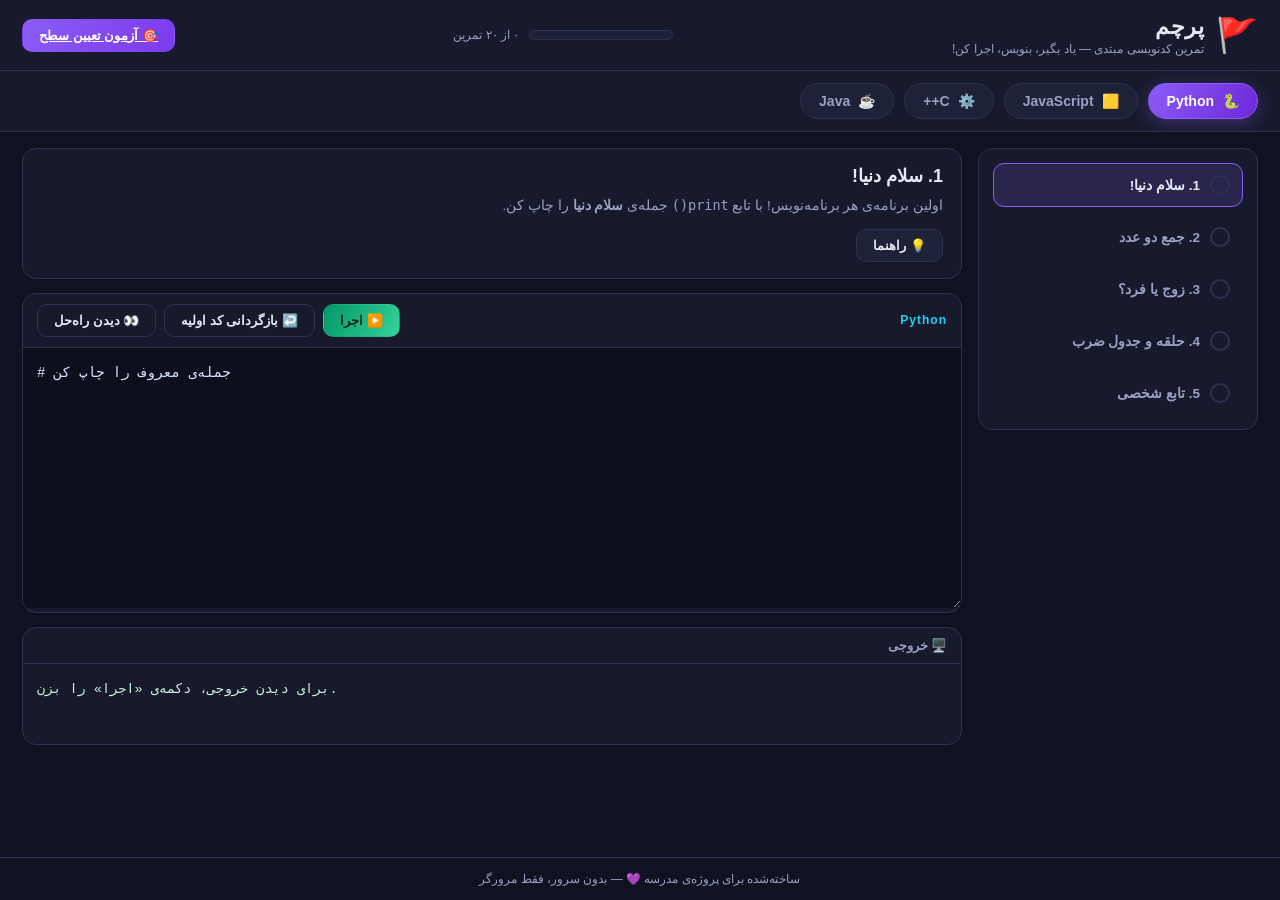
<file: index.html>
<!DOCTYPE html>
<html lang="fa" dir="rtl">
<head>
    <meta charset="UTF-8">
    <meta name="viewport" content="width=device-width, initial-scale=1.0">
    <title>پرچم — تمرین کدنویسی مبتدی</title>
    <link rel="stylesheet" href="index.css">
</head>
<body>

    <!-- ═══════════ هدر ═══════════ -->
    <header class="topbar">
        <div class="logo">
            <span class="logo-icon">🚩</span>
            <div>
                <h1>پرچم</h1>
                <p>تمرین کدنویسی مبتدی — یاد بگیر، بنویس، اجرا کن!</p>
            </div>
        </div>

        <div class="progress-box" title="پیشرفت تو">
            <div class="progress-track">
                <div class="progress-fill" id="progress-fill"></div>
            </div>
            <span id="progress-label">۰ از ۰ تمرین</span>
        </div>

        <a href="/quiz" class="btn btn-done quiz-link" title="بات تعیین سطح">
            🎯 آزمون تعیین سطح
        </a>
    </header>

    <!-- ═══════════ انتخاب زبان ═══════════ -->
    <nav class="lang-bar" id="lang-bar">
        <button class="lang-btn active" data-lang="python">
            <span class="lang-emoji">🐍</span> Python
        </button>
        <button class="lang-btn" data-lang="javascript">
            <span class="lang-emoji">🟨</span> JavaScript
        </button>
        <button class="lang-btn" data-lang="cpp">
            <span class="lang-emoji">⚙️</span> C++
        </button>
        <button class="lang-btn" data-lang="java">
            <span class="lang-emoji">☕</span> Java
        </button>
    </nav>

    <!-- ═══════════ بدنه ═══════════ -->
    <main class="layout">

        <!-- لیست تمرین‌ها -->
        <aside class="task-list" id="task-list">
            <!-- با جاوااسکریپت پر می‌شود -->
        </aside>

        <!-- پنل تمرین -->
        <section class="work-panel">

            <div class="task-header">
                <h2 id="task-title">—</h2>
                <p id="task-desc">—</p>
                <div class="hint-box" id="hint-box" hidden>
                    💡 <span id="hint-text"></span>
                </div>
                <button class="btn btn-hint" id="hint-btn">💡 راهنما</button>
            </div>

            <div class="editor-wrap">
                <div class="editor-toolbar">
                    <span id="editor-lang-tag">Python</span>
                    <div class="toolbar-actions">
                        <button class="btn btn-run" id="run-btn">
                            ▶️ اجرا
                        </button>
                        <button class="btn btn-ghost" id="reset-btn">
                            ↩️ بازگردانی کد اولیه
                        </button>
                        <button class="btn btn-ghost" id="solution-btn">
                            👀 دیدن راه‌حل
                        </button>
                        <button class="btn btn-done" id="done-btn" hidden>
                            ✅ تمامش کردم!
                        </button>
                    </div>
                </div>

                <textarea
                    id="editor"
                    spellcheck="false"
                    dir="ltr"
                    aria-label="ویرایشگر کد"></textarea>
            </div>

            <div class="output-wrap">
                <div class="output-header">
                    <span>🖥️ خروجی</span>
                    <span id="engine-note" class="engine-note"></span>
                </div>
                <pre id="output" dir="ltr">برای دیدن خروجی، دکمه‌ی «اجرا» را بزن.</pre>
            </div>

            <!-- جعبه‌ی راه‌حل -->
            <details class="solution-box" id="solution-box" hidden>
                <summary>📝 راه‌حل پیشنهادی</summary>
                <pre id="solution-code" dir="ltr"></pre>
            </details>

        </section>
    </main>

    <footer class="footer">
        ساخته‌شده برای پروژه‌ی مدرسه 💜 — بدون سرور، فقط مرورگر
    </footer>

    <!-- موتور اجرای پایتون (تنها موقع اجرا بارگذاری می‌شود) -->
    <script>
        var PYODIDE_URL = "https://cdn.jsdelivr.net/pyodide/v0.26.4/full/pyodide.js";
    </script>
    <script src="app.js"></script>

</body>
</html>
</file>
<file: index.css>
/* ================================
   پرچم — تمرین کدنویسی مبتدی
================================ */

:root {
    --bg: #0f1220;
    --panel: #171a2c;
    --panel-2: #1e2238;
    --border: #2c3152;
    --text: #e8e9f3;
    --muted: #9aa0c3;
    --purple: #8b5cf6;
    --green: #34d399;
    --red: #f87171;
    --amber: #fbbf24;
    --cyan: #22d3ee;
    --radius: 14px;
}

* {
    margin: 0;
    padding: 0;
    box-sizing: border-box;
}

body {
    font-family: "Vazirmatn", "Segoe UI", Tahoma, sans-serif;
    background: var(--bg);
    color: var(--text);
    min-height: 100vh;
    display: flex;
    flex-direction: column;
}

/* ── هدر ── */
.topbar {
    display: flex;
    align-items: center;
    justify-content: space-between;
    gap: 16px;
    padding: 14px 22px;
    background: var(--panel);
    border-bottom: 1px solid var(--border);
    flex-wrap: wrap;
}

.logo {
    display: flex;
    align-items: center;
    gap: 12px;
}

.logo-icon {
    font-size: 34px;
}

.logo h1 {
    font-size: 22px;
    letter-spacing: 0.5px;
}

.logo p {
    color: var(--muted);
    font-size: 12px;
    margin-top: 2px;
}

.progress-box {
    display: flex;
    align-items: center;
    gap: 10px;
    min-width: 220px;
}

.progress-track {
    flex: 1;
    height: 10px;
    border-radius: 999px;
    background: var(--panel-2);
    border: 1px solid var(--border);
    overflow: hidden;
}

.progress-fill {
    height: 100%;
    width: 0%;
    border-radius: 999px;
    background: linear-gradient(90deg, var(--purple), var(--cyan));
    transition: width 0.4s ease;
}

#progress-label {
    font-size: 12px;
    color: var(--muted);
    white-space: nowrap;
}

/* ── نوار زبان ── */
.lang-bar {
    display: flex;
    gap: 10px;
    padding: 12px 22px;
    background: var(--panel);
    border-bottom: 1px solid var(--border);
    overflow-x: auto;
}

.lang-btn {
    display: inline-flex;
    align-items: center;
    gap: 8px;
    padding: 9px 18px;
    border-radius: 999px;
    border: 1px solid var(--border);
    background: var(--panel-2);
    color: var(--muted);
    font-family: inherit;
    font-size: 14px;
    font-weight: 700;
    cursor: pointer;
    transition: 0.2s;
    white-space: nowrap;
}

.lang-btn:hover {
    border-color: var(--purple);
    color: var(--text);
}

.lang-btn.active {
    background: linear-gradient(120deg, var(--purple), #6d28d9);
    border-color: var(--purple);
    color: #fff;
    box-shadow: 0 4px 18px rgba(139, 92, 246, 0.35);
}

/* ── چیدمان اصلی ── */
.layout {
    flex: 1;
    display: grid;
    grid-template-columns: 280px 1fr;
    gap: 16px;
    padding: 16px 22px;
    align-items: start;
}

@media (max-width: 900px) {
    .layout {
        grid-template-columns: 1fr;
    }
}

/* ── لیست تمرین‌ها ── */
.task-list {
    display: flex;
    flex-direction: column;
    gap: 8px;
    background: var(--panel);
    border: 1px solid var(--border);
    border-radius: var(--radius);
    padding: 14px;
    position: sticky;
    top: 16px;
}

.task-item {
    display: flex;
    align-items: center;
    gap: 10px;
    padding: 11px 12px;
    border-radius: 11px;
    border: 1px solid transparent;
    background: none;
    color: var(--muted);
    font-family: inherit;
    font-size: 13.5px;
    font-weight: 600;
    text-align: right;
    cursor: pointer;
    transition: 0.2s;
    width: 100%;
}

.task-item:hover {
    background: rgba(139, 92, 246, 0.1);
    color: var(--text);
}

.task-item.active {
    background: rgba(139, 92, 246, 0.16);
    border-color: var(--purple);
    color: var(--text);
}

.task-item .check {
    flex-shrink: 0;
    width: 20px;
    height: 20px;
    display: grid;
    place-items: center;
    border-radius: 50%;
    border: 2px solid var(--border);
    font-size: 11px;
    color: transparent;
}

.task-item.completed .check {
    background: var(--green);
    border-color: var(--green);
    color: #06281d;
}

.task-item.completed .title {
    text-decoration: line-through;
    opacity: 0.75;
}

.task-item .title {
    flex: 1;
}

/* ── پنل کار ── */
.work-panel {
    display: flex;
    flex-direction: column;
    gap: 14px;
    min-width: 0;
}

.task-header {
    background: var(--panel);
    border: 1px solid var(--border);
    border-radius: var(--radius);
    padding: 16px 18px;
}

.task-header h2 {
    font-size: 18px;
    margin-bottom: 6px;
}

.task-header p {
    color: var(--muted);
    font-size: 13.5px;
    line-height: 1.9;
}

.hint-box {
    margin-top: 10px;
    padding: 10px 14px;
    border-radius: 10px;
    background: rgba(251, 191, 36, 0.1);
    border: 1px solid rgba(251, 191, 36, 0.3);
    color: var(--amber);
    font-size: 13px;
    line-height: 1.8;
}

.btn-hint {
    margin-top: 10px;
}

/* ── دکمه‌ها ── */
.btn {
    padding: 8px 16px;
    border-radius: 10px;
    border: 1px solid var(--border);
    background: var(--panel-2);
    color: var(--text);
    font-family: inherit;
    font-size: 13px;
    font-weight: 700;
    cursor: pointer;
    transition: 0.2s;
}

.btn:hover {
    transform: translateY(-1px);
    filter: brightness(1.15);
}

.btn:disabled {
    opacity: 0.5;
    cursor: wait;
    transform: none;
}

.btn-run {
    background: linear-gradient(120deg, #059669, var(--green));
    border-color: transparent;
    color: #04281c;
}

.btn-done {
    background: linear-gradient(120deg, var(--purple), #7c3aed);
    border-color: transparent;
    color: #fff;
}

.btn-ghost {
    background: transparent;
}

/* ── ویرایشگر ── */
.editor-wrap {
    background: var(--panel);
    border: 1px solid var(--border);
    border-radius: var(--radius);
    overflow: hidden;
}

.editor-toolbar {
    display: flex;
    align-items: center;
    justify-content: space-between;
    gap: 10px;
    padding: 10px 14px;
    border-bottom: 1px solid var(--border);
    flex-wrap: wrap;
}

#editor-lang-tag {
    font-size: 12px;
    font-weight: 800;
    color: var(--cyan);
    letter-spacing: 1px;
}

.toolbar-actions {
    display: flex;
    gap: 8px;
    flex-wrap: wrap;
}

#editor {
    width: 100%;
    min-height: 260px;
    resize: vertical;
    padding: 14px;
    background: #0d0f1c;
    border: none;
    outline: none;
    color: #d7e2ff;
    font-family: "Consolas", "Courier New", monospace;
    font-size: 14px;
    line-height: 1.7;
    tab-size: 4;
}

/* ── خروجی ── */
.output-wrap {
    background: var(--panel);
    border: 1px solid var(--border);
    border-radius: var(--radius);
    overflow: hidden;
}

.output-header {
    display: flex;
    align-items: center;
    justify-content: space-between;
    padding: 10px 14px;
    border-bottom: 1px solid var(--border);
    font-size: 12.5px;
    font-weight: 700;
    color: var(--muted);
}

.engine-note {
    font-size: 11px;
    color: var(--cyan);
}

#output {
    padding: 14px;
    min-height: 80px;
    max-height: 260px;
    overflow: auto;
    font-family: "Consolas", "Courier New", monospace;
    font-size: 13.5px;
    line-height: 1.8;
    color: #c9f3dd;
    white-space: pre-wrap;
    word-break: break-word;
}

#output.error {
    color: #fecaca;
}

#output.info {
    color: var(--muted);
}

/* ── راه‌حل ── */
.solution-box {
    background: var(--panel);
    border: 1px solid rgba(139, 92, 246, 0.4);
    border-radius: var(--radius);
    overflow: hidden;
}

.solution-box summary {
    padding: 12px 16px;
    cursor: pointer;
    font-size: 13.5px;
    font-weight: 700;
    color: #c4b5fd;
    user-select: none;
}

.solution-box summary:hover {
    background: rgba(139, 92, 246, 0.08);
}

#solution-code {
    padding: 14px;
    border-top: 1px solid var(--border);
    font-family: "Consolas", "Courier New", monospace;
    font-size: 13.5px;
    line-height: 1.8;
    color: #d7e2ff;
    overflow: auto;
}

/* ── فوتر ── */
.footer {
    padding: 14px 22px;
    text-align: center;
    color: var(--muted);
    font-size: 12px;
    border-top: 1px solid var(--border);
}

/* پیام بارگذاری پایتون */
.loading-note {
    color: var(--amber) !important;
}

[hidden] {
    display: none !important;
}
</file>
